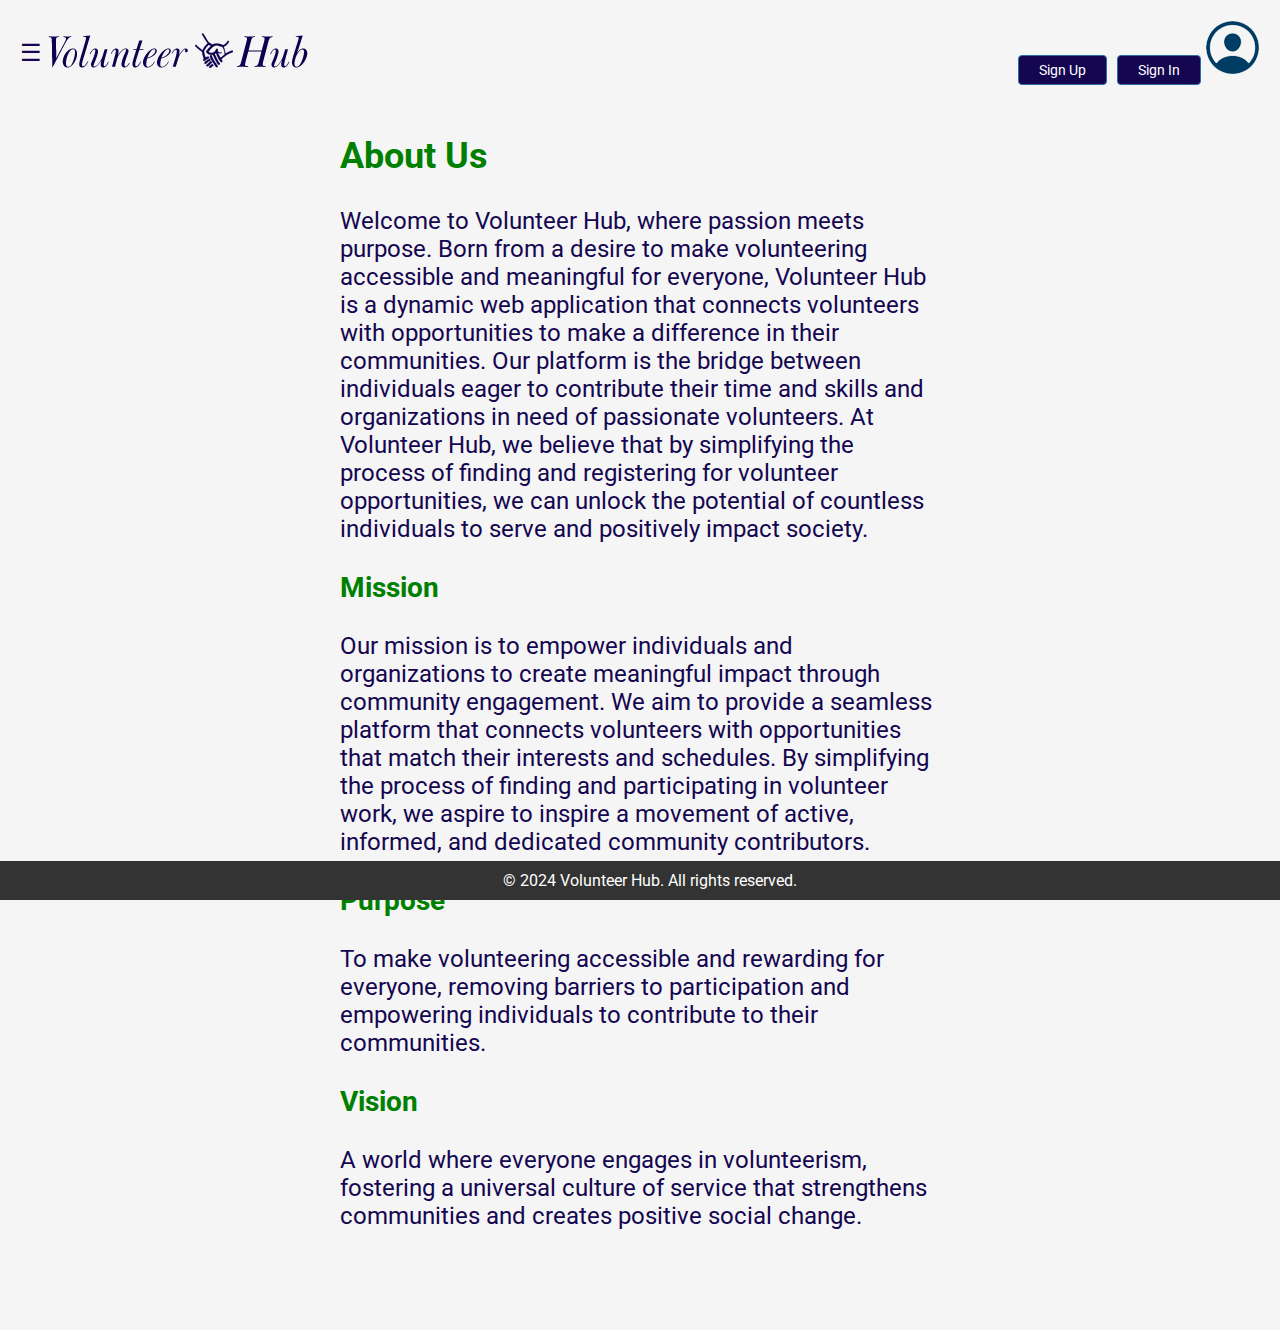
<file: about_us.html>
<!DOCTYPE html>
<html lang="en">

<head>
    <meta charset="UTF-8">
    <meta name="viewport" content="width=device-width, initial-scale=1.0">
    <title>Home | Volunteer Hub</title>
    <link rel="stylesheet" href="https://fonts.googleapis.com/css2?family=Roboto:wght@400;700&display=swap">
    <style>
        body {
            margin: 0;
            padding: 0;
            background: whitesmoke;
            background-size: cover;
            font-family: 'Roboto', Arial, sans-serif;
        }

        .container {
            position: relative;
            width: 100%;
            margin: 0 auto;
            padding: 20px;
            box-sizing: border-box;
            display: flex;
            justify-content: space-between;
            align-items: center;
        }

        .centered-text {
            position: absolute;
            top: 800%;
            left: 50%;
            transform: translate(-50%, -50%);
            text-align: center;
            color: #140650;
            font-size: 40px;
            font-family: 'Roboto', Arial, sans-serif;
        }

        #header {
            display: flex;
            justify-content: space-between;
            align-items: center;
        }

        #logo-dropdown-container {
            display: flex;
            align-items: center;
        }

        #logo img {
            max-width: 100%;
            height: auto;
            margin-right: 10px; /* Add margin to create space between the logo and the dropdown icon */
        }

        #dropdown-icon {
            cursor: pointer;
            font-size: 24px;
            color: #140650;
        }


        #dropdown-content {
            display: none;
            position: absolute;
            background-color: #f9f9f9;
            min-width: 160px;
            box-shadow: 0 8px 16px 0 rgba(0,0,0,0.2);
            z-index: 1;
        }

        #dropdown:hover #dropdown-content {
            display: block;
        }

        #dropdown-content button {
            display: block;
            width: 100%;
            padding: 10px 12px;
            text-align: left;
            border: none;
            background-color: transparent;
            cursor: pointer;
        }

        #dropdown-content button:hover {
            background-color: #ddd;
        }

        #buttons {
            text-align: right;
        }

        #buttons button {
            margin-left: 6px;
            background-color: #140650;
            color: #FFFFFF;
            border: 1px solid #2E6DA4;
            border-radius: 4px;
            padding: 6px 20px;
            font-family: 'Roboto', Arial, sans-serif;
            font-weight: normal;
            font-size: 14px;
            cursor: pointer;
        }

        /* Dropdown Styles */
        .dropdown {
        position: relative;
        display: inline-block;
        }

        .dropdown-content {
        display: none;
        position: absolute;
        background-color: #f9f9f9;
        min-width: 160px;
        box-shadow: 0 8px 16px 0 rgba(0,0,0,0.2);
        z-index: 1;
        right: 0; /* Align dropdown to the right */
        top: 100%; /* Position dropdown below the icon */
        }

        .dropdown-content a {
        color: black;
        padding: 12px 16px;
        text-decoration: none;
        display: block;
        }

        .dropdown-content a:hover {
        background-color: #ddd;
        }

        /* Show the dropdown menu on hover */
        .dropdown:hover .dropdown-content {
        display: block;
        }

        .about-text {
            text-align: left;
            color: #140650;
            font-size: 24px;
            margin-top: 20px;
            max-width: 600px;
            margin-left: auto;
            margin-right: auto;
            margin-bottom: 100px; /* Add margin to the bottom of the text */
        }

        @media (max-width: 768px) {
            #buttons {
                text-align: center;
                margin-top: 10px;
            }

            #buttons button {
                margin: 6px;
            }
        }

        footer {
            text-align: center;
            background-color: #333;
            color: #fff;
            padding: 10px;
            position: fixed;
            bottom: 0;
            width: 100%;
        }
    </style>
</head>

<body>

    <div id="header">
        <div class="container">
            <div id="logo-dropdown-container">
                <div id="dropdown">
                    <span id="dropdown-icon">&#9776;</span>
                    <div id="dropdown-content">
                     <a href="./find_volunteer_opportunities.html"><button>Find Volunteer Opportunities</button></a>
                        <a href="./about_us.html"><button>About Us</button></a>
                        <a href="./faq.html"><button>FAQs</button></a>
                        <a href="./contact_us.html"><button>Contact Us</button></a>
                    </div>
                </div>
                <div id="logo">
                    <a href="index.html">
                        <img src="images/logo.png" alt="The Logo">
                    </a>
                </div>
            </div>
            <div id="buttons">
                <a href="./signup.html"><button>Sign Up</button></a>
                <a href="./signin.html"><button>Sign In</button></a>
                <div class="dropdown">
                    <img src="./images/profile_icon.png" alt="Icon Image" id="dropdownIcon">
                    <div class="dropdown-content" id="dropdownContent">
                        <a href="./dashboard.html">Dashboard</a>
                        <a href="./settings.html">Settings</a>
                        <a href="./logout.html">Logout</a>
                    </div>
                </div>
            </div>
        </div>
    </div>
    
    <div class="about-text">
        <h2 style="color: green;">About Us</h2>
        <p>Welcome to Volunteer Hub, where passion meets purpose. Born from a desire to make volunteering accessible and meaningful for everyone, Volunteer Hub is a dynamic web application that connects volunteers with opportunities to make a difference in their communities. Our platform is the bridge between individuals eager to contribute their time and skills and organizations in need of passionate volunteers. At Volunteer Hub, we believe that by simplifying the process of finding and registering for volunteer opportunities, we can unlock the potential of countless individuals to serve and positively impact society.</p>
        <h3 style="color: green;">Mission</h3>
        <p>Our mission is to empower individuals and organizations to create meaningful impact through community engagement. We aim to provide a seamless platform that connects volunteers with opportunities that match their interests and schedules. By simplifying the process of finding and participating in volunteer work, we aspire to inspire a movement of active, informed, and dedicated community contributors.</p>
        <h3 style="color: green;">Purpose</h3>
        <p>To make volunteering accessible and rewarding for everyone, removing barriers to participation and empowering individuals to contribute to their communities.</p>
        <h3 style="color: green;">Vision</h3>
        <p>A world where everyone engages in volunteerism, fostering a universal culture of service that strengthens communities and creates positive social change.</p>
    </div>
    

    <footer>
        &copy; 2024 Volunteer Hub. All rights reserved.
    </footer>

</body>

</html>
</file>
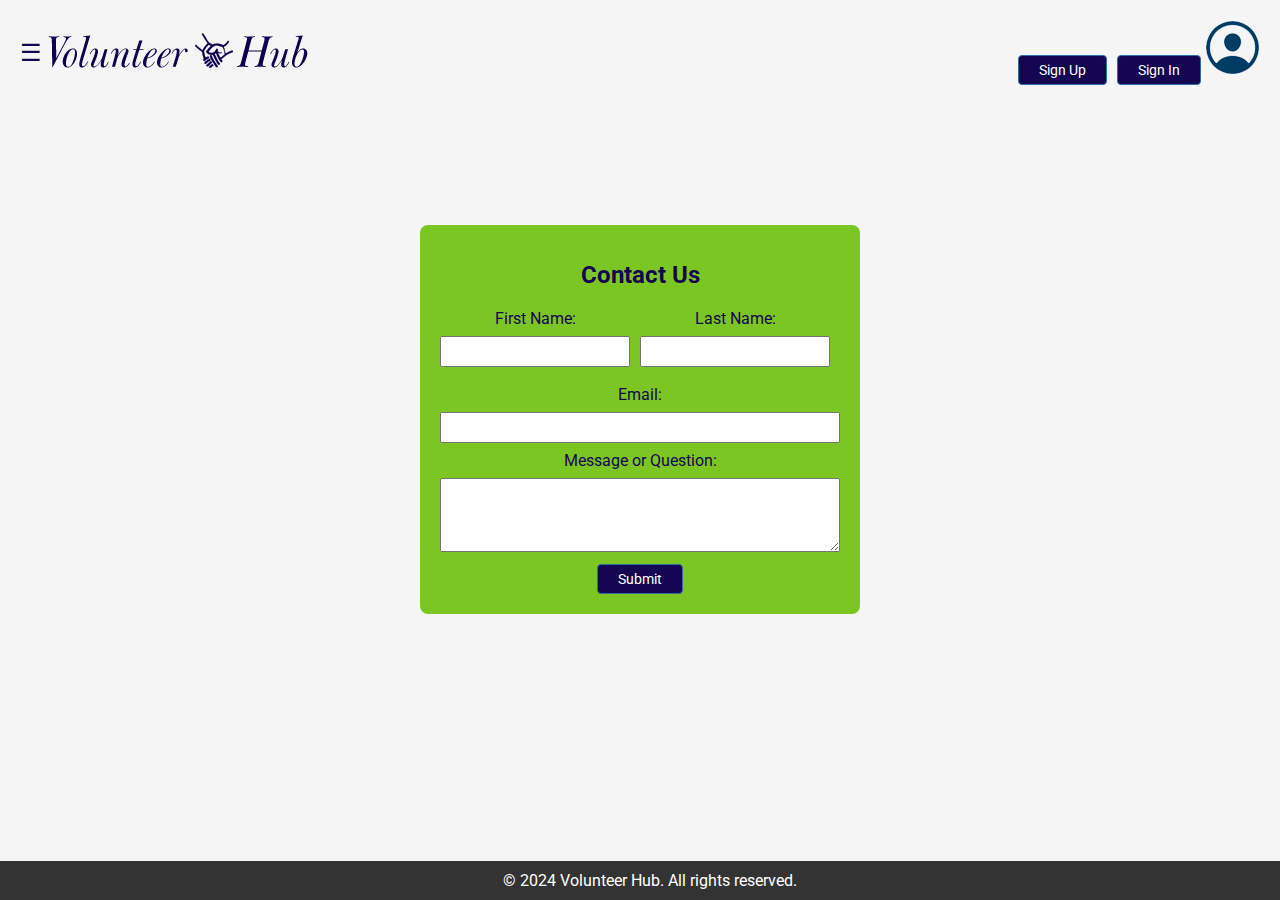
<file: contact_us.html>
<!DOCTYPE html>
<html lang="en">

<head>
    <meta charset="UTF-8">
    <meta name="viewport" content="width=device-width, initial-scale=1.0">
    <title>Home | Volunteer Hub</title>
    <link rel="stylesheet" href="https://fonts.googleapis.com/css2?family=Roboto:wght@400;700&display=swap">
    <style>
        body {
            margin: 0;
            padding: 0;
            background: whitesmoke;
            background-size: cover;
            font-family: 'Roboto', Arial, sans-serif;
        }

        .container {
            position: relative;
            width: 100%;
            margin: 0 auto;
            padding: 20px;
            box-sizing: border-box;
            display: flex;
            justify-content: space-between;
            align-items: center;
        }

        /* Dropdown Styles */
        .dropdown {
        position: relative;
        display: inline-block;
        }

        .dropdown-content {
        display: none;
        position: absolute;
        background-color: #f9f9f9;
        min-width: 160px;
        box-shadow: 0 8px 16px 0 rgba(0,0,0,0.2);
        z-index: 1;
        right: 0; /* Align dropdown to the right */
        top: 100%; /* Position dropdown below the icon */
        }

        .dropdown-content a {
        color: black;
        padding: 12px 16px;
        text-decoration: none;
        display: block;
        }

        .dropdown-content a:hover {
        background-color: #ddd;
        }

        /* Show the dropdown menu on hover */
        .dropdown:hover .dropdown-content {
        display: block;
        }

        .centered-text {
            position: absolute;
            top: 800%;
            left: 50%;
            transform: translate(-50%, -50%);
            text-align: center;
            color: #140650;
            font-size: 40px;
            font-family: 'Roboto', Arial, sans-serif;
        }

        .name-container {
            display: flex;
            justify-content: space-between;
            margin-bottom: 10px;
        }

        .input-wrapper {
            flex: 1;
            margin-right: 10px;
        }

        .input-wrapper label {
            display: block;
        }

        .input-wrapper input {
            width: 100%;
        }

        #header {
            display: flex;
            justify-content: space-between;
            align-items: center;
        }

        #logo-dropdown-container {
            display: flex;
            align-items: center;
        }

        #logo img {
            max-width: 100%;
            height: auto;
            margin-right: 10px; /* Add margin to create space between the logo and the dropdown icon */
        }

        #dropdown-icon {
            cursor: pointer;
            font-size: 24px;
            color: #140650;
        }


        #dropdown-content {
            display: none;
            position: absolute;
            background-color: #f9f9f9;
            min-width: 160px;
            box-shadow: 0 8px 16px 0 rgba(0,0,0,0.2);
            z-index: 1;
        }

        #dropdown:hover #dropdown-content {
            display: block;
        }

        #dropdown-content button {
            display: block;
            width: 100%;
            padding: 10px 12px;
            text-align: left;
            border: none;
            background-color: transparent;
            cursor: pointer;
        }

        #dropdown-content button:hover {
            background-color: #ddd;
        }

        #buttons {
            text-align: right;
        }

        #buttons button {
            margin-left: 6px;
            background-color: #140650;
            color: #FFFFFF;
            border: 1px solid #2E6DA4;
            border-radius: 4px;
            padding: 6px 20px;
            font-family: 'Roboto', Arial, sans-serif;
            font-weight: normal;
            font-size: 14px;
            cursor: pointer;
        }

        .signup-heading {
            text-align: center;
            color: #140650;
            font-size: 24px;
            margin-bottom: 20px; /* Add margin below the heading */
        }

        form {
            text-align: center;
            /*background: rgba(255, 255, 255, 0.2);*/
            background: #7CC623;
            padding: 20px;
            border-radius: 8px;
            max-width: 400px; /* Increase the max-width to allow more space for the form */
            margin: 100px auto 0; /* Add margin to the top to push the form down */
        }

        form label {
            display: block;
            color: #140650;
            margin-bottom: 8px;
        }

        form input {
            width: 100%;
            padding: 6px;
            margin-bottom: 8px;
            box-sizing: border-box;
        }

        form textarea {
            width: 100%; /* Make the textarea width 100% */
            padding: 6px; /* Adjust padding as needed */
            margin-bottom: 8px;
            box-sizing: border-box;
        }

        form button {
            background-color: #140650;
            color: #FFFFFF;
            border: 1px solid #2E6DA4;
            border-radius: 4px;
            padding: 6px 20px;
            font-family: 'Roboto', Arial, sans-serif;
            font-weight: normal;
            font-size: 14px;
            cursor: pointer;
        }

        @media (max-width: 768px) {
            #buttons {
                text-align: center;
                margin-top: 10px;
            }

            #buttons button {
                margin: 6px;
            }
        }

        footer {
            text-align: center;
            background-color: #333;
            color: #fff;
            padding: 10px;
            position: fixed;
            bottom: 0;
            width: 100%;
        }
    </style>
</head>

<body>

    <div id="header">
        <div class="container">
            <div id="logo-dropdown-container">
                <div id="dropdown">
                    <span id="dropdown-icon">&#9776;</span>
                    <div id="dropdown-content">
                    <a href="./find_volunteer_opportunities.html"><button>Find Volunteer Opportunities</button></a>
                        <a href="./about_us.html"><button>About Us</button></a>
                        <a href="./faq.html"><button>FAQs</button></a>
                        <a href="./contact_us.html"><button>Contact Us</button></a>
                    </div>
                </div>
                <div id="logo">
                    <a href="index.html">
                        <img src="images/logo.png" alt="The Logo">
                    </a>
                </div>
            </div>
            <div id="buttons">
                <a href="./signup.html"><button>Sign Up</button></a>
                <a href="./signin.html"><button>Sign In</button></a>
                <div class="dropdown">
                    <img src="./images/profile_icon.png" alt="Icon Image" id="dropdownIcon">
                    <div class="dropdown-content" id="dropdownContent">
                        <a href="./dashboard.html">Dashboard</a>
                        <a href="./settings.html">Settings</a>
                        <a href="./logout.html">Logout</a>
                    </div>
                </div>
            </div>
        </div>
    </div>
    
    

    <div class="container">
        


        <form>
            <h1 class="signup-heading">Contact Us</h1>
        
            <div class="name-container">
                <div class="input-wrapper">
                    <label for="firstname">First Name:</label>
                    <input type="text" id="firstname" name="firstname" required>
                </div>
                <div class="input-wrapper">
                    <label for="lastname">Last Name:</label>
                    <input type="text" id="lastname" name="lastname" required>
                </div>
            </div>

            <label for="email">Email:</label>
            <input type="email" id="email" name="email" required><br>
            
            <label for="message">Message or Question:</label>
            <textarea id="message" name="message" rows="4" required></textarea><br>
        
            <button type="submit">Submit</button>
        
        </form>
        
    </div>

    <footer>
        &copy; 2024 Volunteer Hub. All rights reserved.
    </footer>

</body>

</html>
</file>
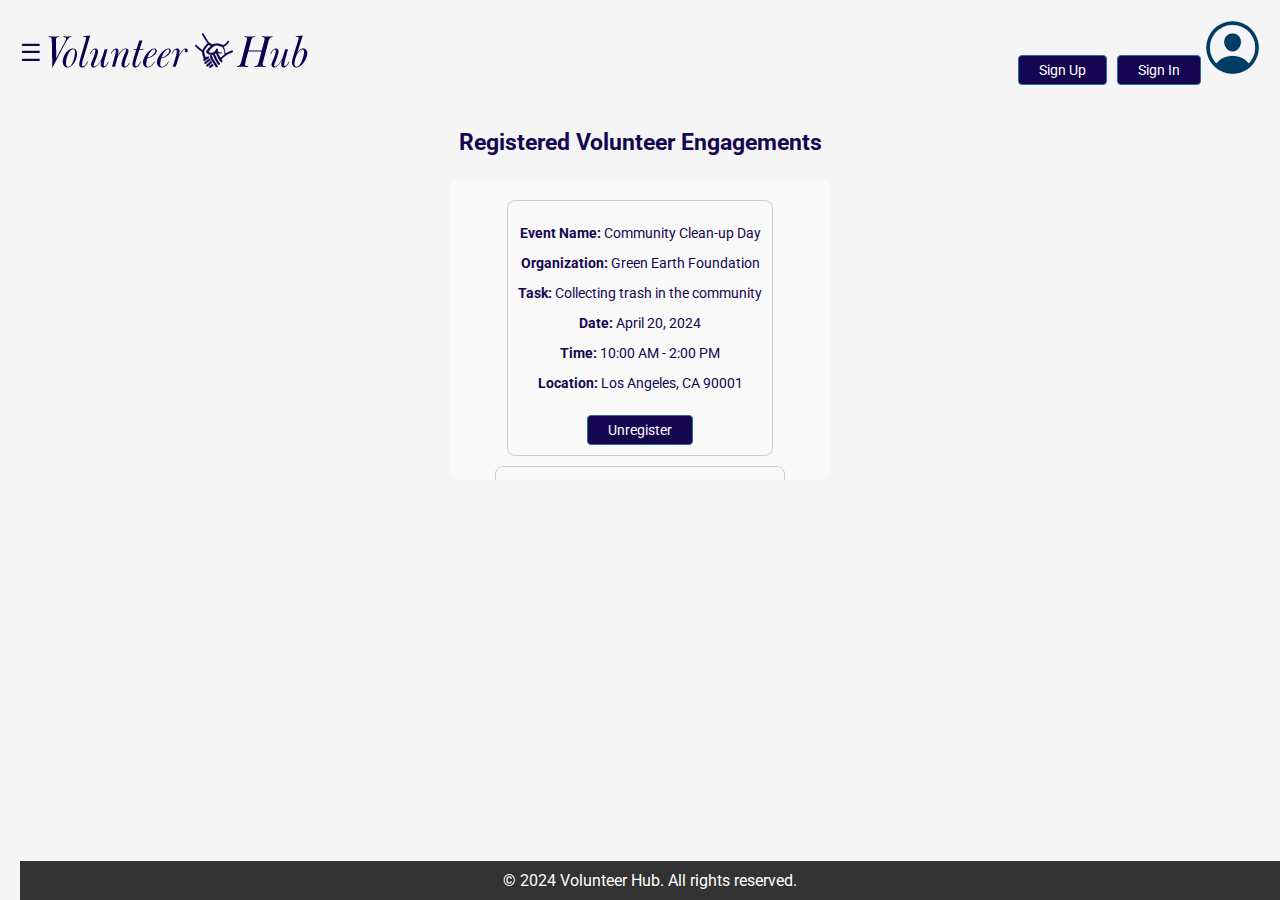
<file: dashboard.html>
<!DOCTYPE html>
<html lang="en">

<head>
    <meta charset="UTF-8">
    <meta name="viewport" content="width=device-width, initial-scale=1.0">
    <title>Home | Volunteer Hub</title>
    <link rel="stylesheet" href="https://fonts.googleapis.com/css2?family=Roboto:wght@400;700&display=swap">
    <style>
        body {
            margin: 20px; /* Add margin from all sides of the page */
            padding: 0;
            background: whitesmoke;
            background-size: cover;
            font-family: 'Roboto', Arial, sans-serif;
        }

        #header {
            display: flex;
            justify-content: space-between;
            align-items: center;
        }

        #logo-dropdown-container {
            display: flex;
            align-items: center;
        }

        #logo img {
            max-width: 100%;
            height: auto;
            margin-right: 10px; /* Add margin to create space between the logo and the dropdown icon */
        }

        #dropdown-icon {
            cursor: pointer;
            font-size: 24px;
            color: #140650;
        }

        #dropdown-content {
            display: none;
            position: absolute;
            background-color: #f9f9f9;
            min-width: 160px;
            box-shadow: 0 8px 16px 0 rgba(0, 0, 0, 0.2);
            z-index: 1;
        }

        #dropdown:hover #dropdown-content {
            display: block;
        }

        #dropdown-content button {
            display: block;
            width: 100%;
            padding: 10px 12px;
            text-align: left;
            border: none;
            background-color: transparent;
            cursor: pointer;
        }

        #dropdown-content button:hover {
            background-color: #ddd;
        }

        #buttons {
            text-align: right;
        }

        #buttons button {
            margin-left: 6px;
            background-color: #140650;
            color: #FFFFFF;
            border: 1px solid #2E6DA4;
            border-radius: 4px;
            padding: 6px 20px;
            font-family: 'Roboto', Arial, sans-serif;
            font-weight: normal;
            font-size: 14px;
            cursor: pointer;
        }

        .container {
            position: relative;
            width: 100%;
            margin: 0 auto;
            padding: 20px;
            box-sizing: border-box;
            display: flex;
            justify-content: center;
            align-items: center;
            flex-direction: column;
        }

        .centered-text {
            text-align: center;
            color: #140650;
            font-size: 20px;
            font-family: 'Roboto', Arial, sans-serif;
            margin-bottom: 20px;
        }

        .green-area {
            background-color: #7CC623;
            padding: 12px;
            border-radius: 8px;
            margin-bottom: 20px;
            width: 100%; /* Adjust width */
            max-width: 800px; /* Limit maximum width */
        }

        .results-area {
            width: 90%; /* Adjust width */
            max-width: 800px; /* Limit maximum width */
            max-height: 300px; /* Adjust the height as needed */
            overflow-y: auto; /* Enable vertical scrollbar */
            background-color: #f9f9f9;
            padding: 20px;
            border-radius: 8px;
            box-sizing: border-box;
            margin-bottom: 30px;
            display: flex; /* Use flexbox */
            flex-direction: column; /* Stack items vertically */
            align-items: center; /* Center items horizontally */
            margin: 0 auto; /* Center horizontally */
        }


        .opportunity {
            margin-bottom: 10px;
            padding: 10px;
            border: 1px solid #ccc;
            border-radius: 8px;
            font-size: 14px;
        }

        /* Dropdown Styles */
        .dropdown {
        position: relative;
        display: inline-block;
        }

        .dropdown-content {
        display: none;
        position: absolute;
        background-color: #f9f9f9;
        min-width: 160px;
        box-shadow: 0 8px 16px 0 rgba(0,0,0,0.2);
        z-index: 1;
        right: 0; /* Align dropdown to the right */
        top: 100%; /* Position dropdown below the icon */
        }

        .dropdown-content a {
        color: black;
        padding: 12px 16px;
        text-decoration: none;
        display: block;
        }

        .dropdown-content a:hover {
        background-color: #ddd;
        }

        /* Show the dropdown menu on hover */
        .dropdown:hover .dropdown-content {
        display: block;
        }

        .search-container {
            text-align: center;
            margin-bottom: 20px;
            display: flex;
            flex-wrap: wrap;
            justify-content: center;
        }

        .search-container input,
        .search-container select {
            margin: 5px;
            padding: 8px; /* Increase padding for more vertical space */
            width: calc(50% - 10px); /* Adjust width */
            box-sizing: border-box;
        }

        .search-button {
            background-color: #140650;
            color: #FFFFFF;
            border: 1px solid #2E6DA4;
            border-radius: 4px;
            padding: 6px 20px;
            margin-top: 10px;
            font-family: 'Roboto', Arial, sans-serif;
            font-weight: normal;
            font-size: 14px;
            cursor: pointer;
        }

        footer {
            text-align: center;
            background-color: #333;
            color: #fff;
            padding: 10px;
            position: fixed;
            bottom: 0;
            width: calc(100% - 40px); /* Adjust width to account for the margins */
        }
    </style>
</head>

<body>

    <div id="header">
        <div id="logo-dropdown-container">
            <div id="dropdown">
                <span id="dropdown-icon">&#9776;</span>
                <div id="dropdown-content">
                    <a href="./find_volunteer_opportunities.html"><button>Find Volunteer Opportunities</button></a>
                    <a href="./about_us.html"><button>About Us</button></a>
                    <a href="./faq.html"><button>FAQs</button></a>
                    <a href="./contact_us.html"><button>Contact Us</button></a>
                </div>
            </div>
            <div id="logo">
                <a href="index.html">
                    <img src="images/logo.png" alt="The Logo">
                </a>
            </div>
        </div>
        <div id="buttons">
            <a href="./signup.html"><button>Sign Up</button></a>
            <a href="./signin.html"><button>Sign In</button></a>
            <div class="dropdown">
                <img src="./images/profile_icon.png" alt="Icon Image" id="dropdownIcon">
                <div class="dropdown-content" id="dropdownContent">
                    <a href="./dashboard.html">Dashboard</a>
                    <a href="./Account_Settings.html">Account Settings</a>
                    <a href="./logout.html">Logout</a>
                </div>
            </div>
        </div>
        
    </div>

    <div class="container">
        <div class="centered-text">

            <h3>Registered Volunteer Engagements</h3>

            <div class="results-area">
                <div class="opportunity">
                    <p><strong>Event Name:</strong> Community Clean-up Day</p>
                    <p><strong>Organization:</strong> Green Earth Foundation</p>
                    <p><strong>Task:</strong> Collecting trash in the community</p>
                    <p><strong>Date:</strong> April 20, 2024</p>
                    <p><strong>Time:</strong> 10:00 AM - 2:00 PM</p>
                    <p><strong>Location:</strong> Los Angeles, CA 90001</p>
                    <button type="button" class="search-button">Unregister</button>
                </div>
                <div class="opportunity">
                    <p><strong>Event Name:</strong> Food Drive for the Homeless</p>
                    <p><strong>Organization:</strong> Helping Hands Charity</p>
                    <p><strong>Task:</strong> Collecting and distributing food items</p>
                    <p><strong>Date:</strong> May 1, 2024</p>
                    <p><strong>Time:</strong> 11:00 AM - 3:00 PM</p>
                    <p><strong>Location:</strong> Chicago, IL 60601</p>
                    <button type="button" class="search-button">Unregister</button>
                </div>
                <div class="opportunity">
                    <p><strong>Event Name:</strong> Tutoring Session for Underprivileged Children</p>
                    <p><strong>Organization:</strong> Education for All</p>
                    <p><strong>Task:</strong> Providing academic support to children</p>
                    <p><strong>Date:</strong> May 10, 2024</p>
                    <p><strong>Time:</strong> 3:00 PM - 5:00 PM</p>
                    <p><strong>Location:</strong> Houston, TX 77001</p>
                    <button type="button" class="search-button">Unregister</button>
                </div>
            </div>            

        </div>
    </div>

    <footer>
        &copy; 2024 Volunteer Hub. All rights reserved.
    </footer>

</body>

</html>
</file>
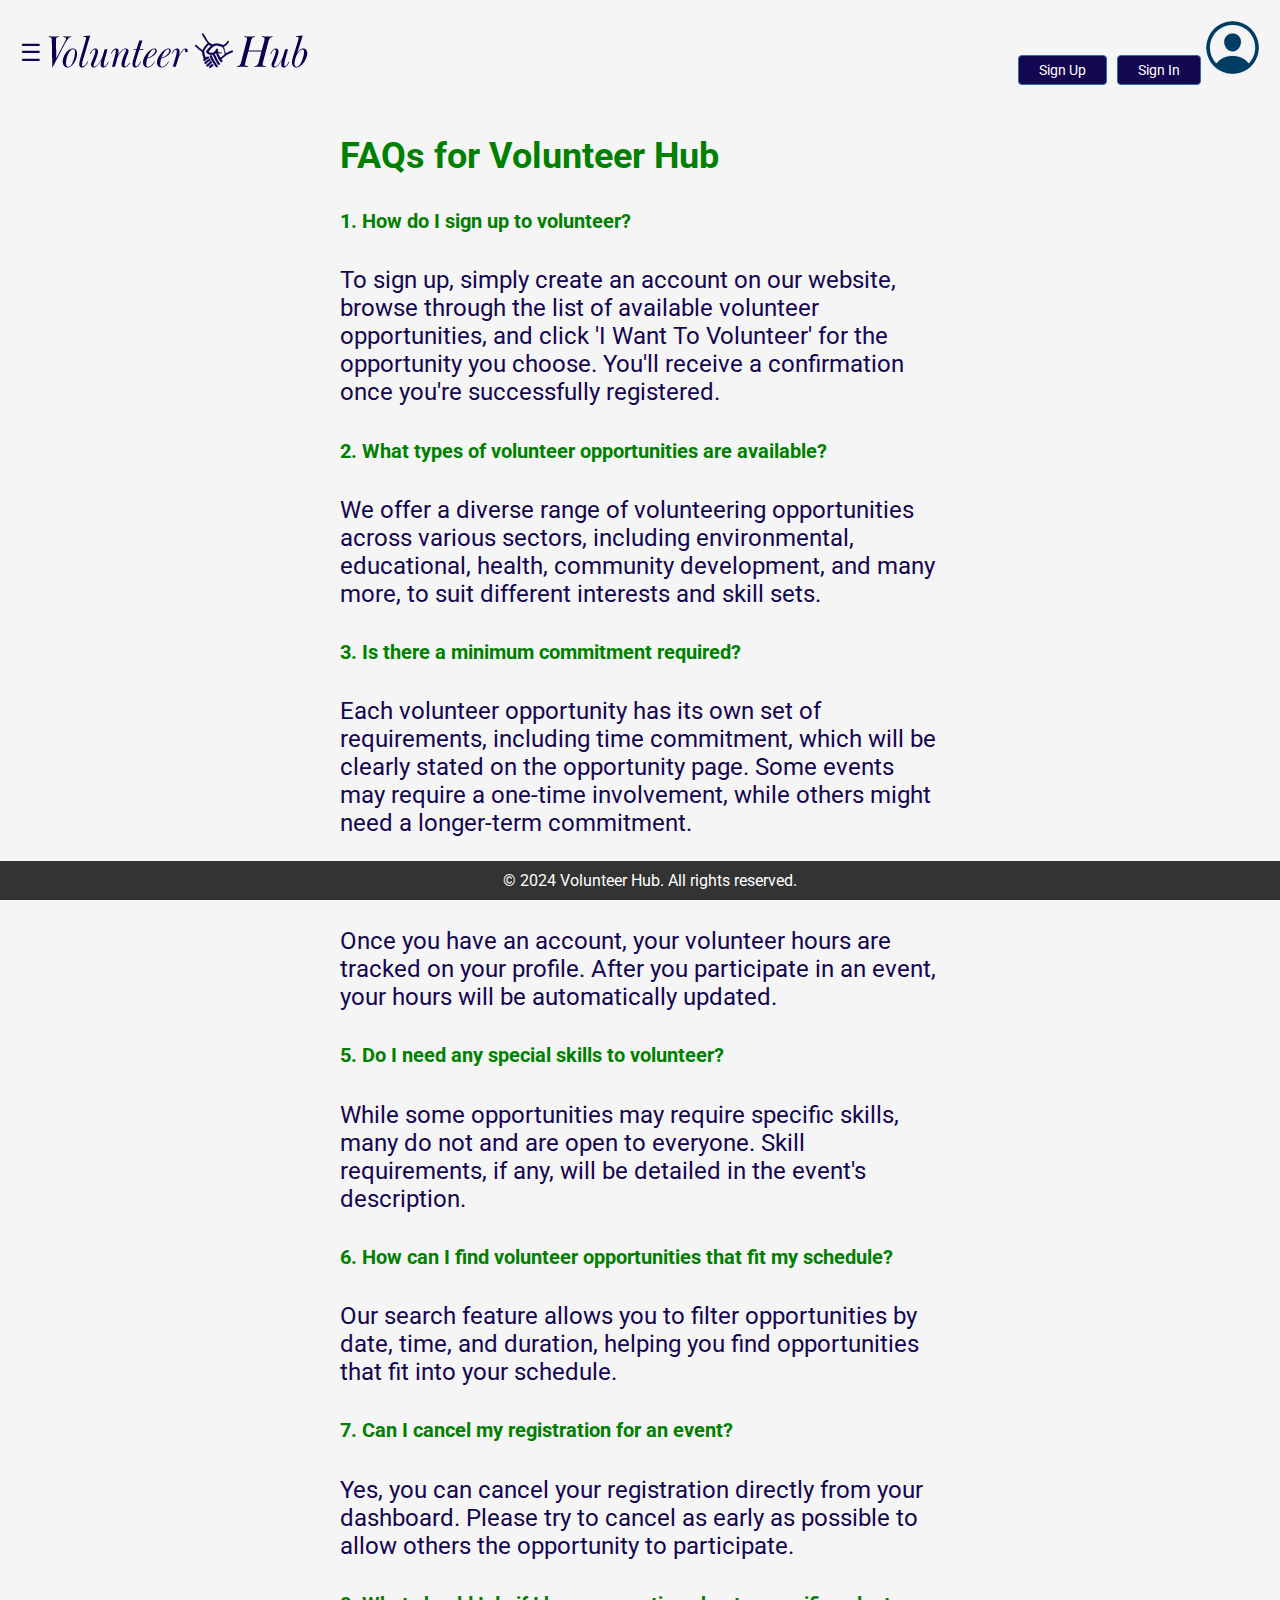
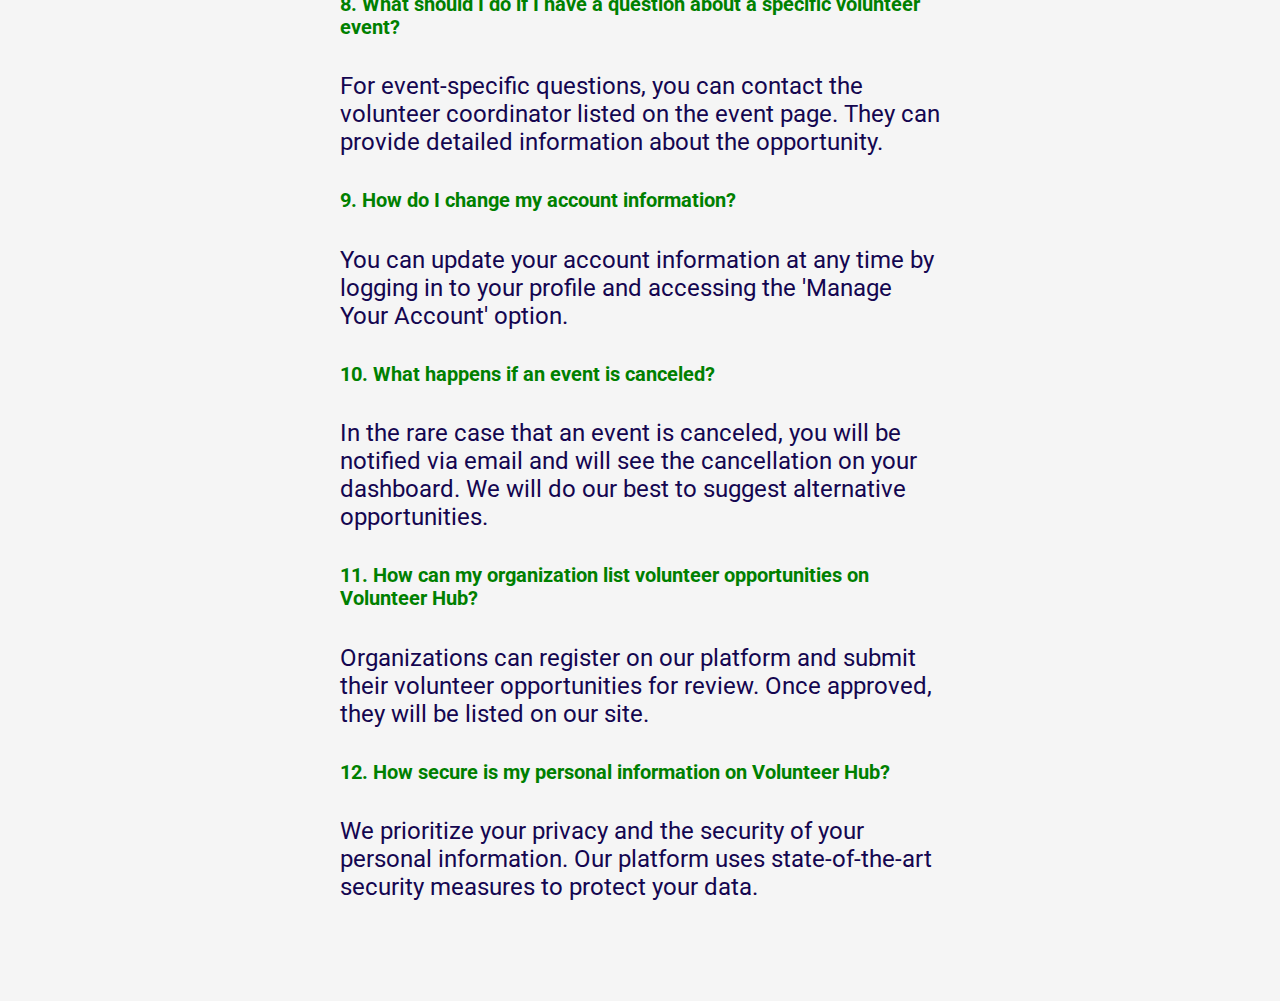
<file: faq.html>
<!DOCTYPE html>
<html lang="en">

<head>
    <meta charset="UTF-8">
    <meta name="viewport" content="width=device-width, initial-scale=1.0">
    <title>Home | Volunteer Hub</title>
    <link rel="stylesheet" href="https://fonts.googleapis.com/css2?family=Roboto:wght@400;700&display=swap">
    <style>
        body {
            margin: 0;
            padding: 0;
            background: whitesmoke;
            background-size: cover;
            font-family: 'Roboto', Arial, sans-serif;
        }

        .container {
            position: relative;
            width: 100%;
            margin: 0 auto;
            padding: 20px;
            box-sizing: border-box;
            display: flex;
            justify-content: space-between;
            align-items: center;
        }

        /* Dropdown Styles */
        .dropdown {
        position: relative;
        display: inline-block;
        }

        .dropdown-content {
        display: none;
        position: absolute;
        background-color: #f9f9f9;
        min-width: 160px;
        box-shadow: 0 8px 16px 0 rgba(0,0,0,0.2);
        z-index: 1;
        right: 0; /* Align dropdown to the right */
        top: 100%; /* Position dropdown below the icon */
        }

        .dropdown-content a {
        color: black;
        padding: 12px 16px;
        text-decoration: none;
        display: block;
        }

        .dropdown-content a:hover {
        background-color: #ddd;
        }

        /* Show the dropdown menu on hover */
        .dropdown:hover .dropdown-content {
        display: block;
        }

        .centered-text {
            position: absolute;
            top: 800%;
            left: 50%;
            transform: translate(-50%, -50%);
            text-align: center;
            color: #140650;
            font-size: 40px;
            font-family: 'Roboto', Arial, sans-serif;
        }

        #header {
            display: flex;
            justify-content: space-between;
            align-items: center;
        }

        #logo-dropdown-container {
            display: flex;
            align-items: center;
        }

        #logo img {
            max-width: 100%;
            height: auto;
            margin-right: 10px; /* Add margin to create space between the logo and the dropdown icon */
        }

        #dropdown-icon {
            cursor: pointer;
            font-size: 24px;
            color: #140650;
        }

        #dropdown-content {
            display: none;
            position: absolute;
            background-color: #f9f9f9;
            min-width: 160px;
            box-shadow: 0 8px 16px 0 rgba(0,0,0,0.2);
            z-index: 1;
        }

        #dropdown:hover #dropdown-content {
            display: block;
        }

        #dropdown-content button {
            display: block;
            width: 100%;
            padding: 10px 12px;
            text-align: left;
            border: none;
            background-color: transparent;
            cursor: pointer;
        }

        #dropdown-content button:hover {
            background-color: #ddd;
        }

        #buttons {
            text-align: right;
        }

        #buttons button {
            margin-left: 6px;
            background-color: #140650;
            color: #FFFFFF;
            border: 1px solid #2E6DA4;
            border-radius: 4px;
            padding: 6px 20px;
            font-family: 'Roboto', Arial, sans-serif;
            font-weight: normal;
            font-size: 14px;
            cursor: pointer;
        }

        .faq-text {
            text-align: left;
            color: #140650;
            font-size: 24px;
            margin-top: 20px;
            max-width: 600px;
            margin-left: auto;
            margin-right: auto;
            margin-bottom: 100px; /* Add margin to the bottom of the text */
        }

        @media (max-width: 768px) {
            #buttons {
                text-align: center;
                margin-top: 10px;
            }

            #buttons button {
                margin: 6px;
            }
        }

        footer {
            text-align: center;
            background-color: #333;
            color: #fff;
            padding: 10px;
            position: fixed;
            bottom: 0;
            width: 100%;
        }
    </style>
</head>

<body>

    <div id="header">
        <div class="container">
            <div id="logo-dropdown-container">
                <div id="dropdown">
                    <span id="dropdown-icon">&#9776;</span>
                    <div id="dropdown-content">
                    <a href="./find_volunteer_opportunities.html"><button>Find Volunteer Opportunities</button></a>
                        <a href="./about_us.html"><button>About Us</button></a>
                        <a href="./faq.html"><button>FAQs</button></a>
                        <a href="./contact_us.html"><button>Contact Us</button></a>
                    </div>
                </div>
                <div id="logo">
                    <a href="index.html">
                        <img src="images/logo.png" alt="The Logo">
                    </a>
                </div>
            </div>
            <div id="buttons">
                <a href="./signup.html"><button>Sign Up</button></a>
                <a href="./signin.html"><button>Sign In</button></a>
                <div class="dropdown">
                    <img src="./images/profile_icon.png" alt="Icon Image" id="dropdownIcon">
                    <div class="dropdown-content" id="dropdownContent">
                        <a href="./dashboard.html">Dashboard</a>
                        <a href="./settings.html">Settings</a>
                        <a href="./logout.html">Logout</a>
                    </div>
                </div>
            </div>
        </div>
    </div>
    
    <div class="faq-text">
        <h2 style="color: green;">FAQs for Volunteer Hub</h2>
        <h5 style="color: green;">1. How do I sign up to volunteer?</h5>
        <p>To sign up, simply create an account on our website, browse through the list of available
            volunteer opportunities, and click 'I Want To Volunteer' for the opportunity you choose.
            You'll receive a confirmation once you're successfully registered.</p>
        <h5 style="color: green;">2. What types of volunteer opportunities are available?</h5>
        <p>We offer a diverse range of volunteering opportunities across various sectors, including
            environmental, educational, health, community development, and many more, to suit
            different interests and skill sets.</p>
        <h5 style="color: green;">3. Is there a minimum commitment required?</h5>
        <p>Each volunteer opportunity has its own set of requirements, including time commitment,
            which will be clearly stated on the opportunity page. Some events may require a one-time
            involvement, while others might need a longer-term commitment.</p>
        <h5 style="color: green;">4. How can I track my volunteer hours?</h5>
        <p>Once you have an account, your volunteer hours are tracked on your profile. After you
        participate in an event, your hours will be automatically updated.</p>
        <h5 style="color: green;">5. Do I need any special skills to volunteer?</h5>
        <p>While some opportunities may require specific skills, many do not and are open to
            everyone. Skill requirements, if any, will be detailed in the event's description.</p>
        <h5 style="color: green;">6. How can I find volunteer opportunities that fit my schedule?</h5>
        <p>Our search feature allows you to filter opportunities by date, time, and duration, helping you
            find opportunities that fit into your schedule.</p>
        <h5 style="color: green;">7. Can I cancel my registration for an event?</h5>
        <p>Yes, you can cancel your registration directly from your dashboard. Please try to cancel as
            early as possible to allow others the opportunity to participate.</p>
        <h5 style="color: green;">8. What should I do if I have a question about a specific volunteer event?</h5>
        <p>For event-specific questions, you can contact the volunteer coordinator listed on the event
            page. They can provide detailed information about the opportunity.</p>
        <h5 style="color: green;">9. How do I change my account information?</h5>
        <p>You can update your account information at any time by logging in to your profile and
            accessing the 'Manage Your Account' option.</p>
        <h5 style="color: green;">10. What happens if an event is canceled?</h5>
        <p>In the rare case that an event is canceled, you will be notified via email and will see the
            cancellation on your dashboard. We will do our best to suggest alternative opportunities.</p>
        <h5 style="color: green;">11. How can my organization list volunteer opportunities on Volunteer Hub?</h5>
        <p>Organizations can register on our platform and submit their volunteer opportunities for
            review. Once approved, they will be listed on our site.</p>
        <h5 style="color: green;">12. How secure is my personal information on Volunteer Hub?</h5>
        <p>We prioritize your privacy and the security of your personal information. Our platform uses
            state-of-the-art security measures to protect your data.</p>
    </div>
    

    <footer>
        &copy; 2024 Volunteer Hub. All rights reserved.
    </footer>

</body>

</html>
</file>
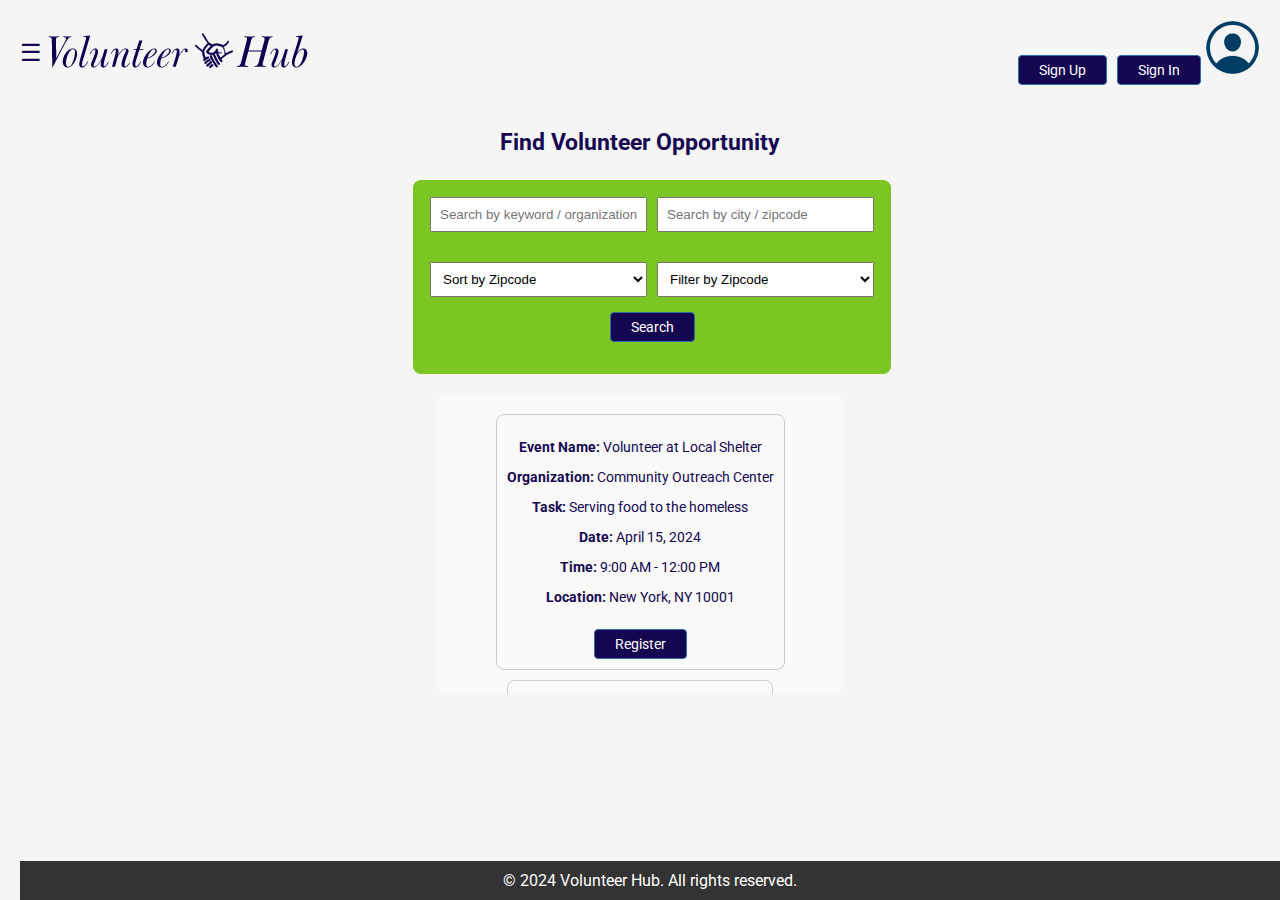
<file: find_volunteer_opportunities.html>
<!DOCTYPE html>
<html lang="en">

<head>
    <meta charset="UTF-8">
    <meta name="viewport" content="width=device-width, initial-scale=1.0">
    <title>Home | Volunteer Hub</title>
    <link rel="stylesheet" href="https://fonts.googleapis.com/css2?family=Roboto:wght@400;700&display=swap">
    <style>
        body {
            margin: 20px; /* Add margin from all sides of the page */
            padding: 0;
            background: whitesmoke;
            background-size: cover;
            font-family: 'Roboto', Arial, sans-serif;
        }

        #header {
            display: flex;
            justify-content: space-between;
            align-items: center;
        }

        #logo-dropdown-container {
            display: flex;
            align-items: center;
        }

        #logo img {
            max-width: 100%;
            height: auto;
            margin-right: 10px; /* Add margin to create space between the logo and the dropdown icon */
        }

        #dropdown-icon {
            cursor: pointer;
            font-size: 24px;
            color: #140650;
        }

        #dropdown-content {
            display: none;
            position: absolute;
            background-color: #f9f9f9;
            min-width: 160px;
            box-shadow: 0 8px 16px 0 rgba(0, 0, 0, 0.2);
            z-index: 1;
        }

        #dropdown:hover #dropdown-content {
            display: block;
        }

        #dropdown-content button {
            display: block;
            width: 100%;
            padding: 10px 12px;
            text-align: left;
            border: none;
            background-color: transparent;
            cursor: pointer;
        }

        #dropdown-content button:hover {
            background-color: #ddd;
        }

        #buttons {
            text-align: right;
        }

        #buttons button {
            margin-left: 6px;
            background-color: #140650;
            color: #FFFFFF;
            border: 1px solid #2E6DA4;
            border-radius: 4px;
            padding: 6px 20px;
            font-family: 'Roboto', Arial, sans-serif;
            font-weight: normal;
            font-size: 14px;
            cursor: pointer;
        }

        .container {
            position: relative;
            width: 100%;
            margin: 0 auto;
            padding: 20px;
            box-sizing: border-box;
            display: flex;
            justify-content: center;
            align-items: center;
            flex-direction: column;
        }

        .centered-text {
            text-align: center;
            color: #140650;
            font-size: 20px;
            font-family: 'Roboto', Arial, sans-serif;
            margin-bottom: 20px;
        }

        .green-area {
            background-color: #7CC623;
            padding: 12px;
            border-radius: 8px;
            margin-bottom: 20px;
            width: 100%; /* Adjust width */
            max-width: 800px; /* Limit maximum width */
        }

        .results-area {
            width: 90%; /* Adjust width */
            max-width: 800px; /* Limit maximum width */
            max-height: 300px; /* Adjust the height as needed */
            overflow-y: auto; /* Enable vertical scrollbar */
            background-color: #f9f9f9;
            padding: 20px;
            border-radius: 8px;
            box-sizing: border-box;
            margin-bottom: 30px;
            display: flex; /* Use flexbox */
            flex-direction: column; /* Stack items vertically */
            align-items: center; /* Center items horizontally */
            margin: 0 auto; /* Center horizontally */
        }

        .opportunity {
            margin-bottom: 10px;
            padding: 10px;
            border: 1px solid #ccc;
            border-radius: 8px;
            font-size: 14px;
        }

        /* Dropdown Styles */
        .dropdown {
        position: relative;
        display: inline-block;
        }

        .dropdown-content {
        display: none;
        position: absolute;
        background-color: #f9f9f9;
        min-width: 160px;
        box-shadow: 0 8px 16px 0 rgba(0,0,0,0.2);
        z-index: 1;
        right: 0; /* Align dropdown to the right */
        top: 100%; /* Position dropdown below the icon */
        }

        .dropdown-content a {
        color: black;
        padding: 12px 16px;
        text-decoration: none;
        display: block;
        }

        .dropdown-content a:hover {
        background-color: #ddd;
        }

        /* Show the dropdown menu on hover */
        .dropdown:hover .dropdown-content {
        display: block;
        }

        .search-container {
            text-align: center;
            margin-bottom: 20px;
            display: flex;
            flex-wrap: wrap;
            justify-content: center;
        }

        .search-container input,
        .search-container select {
            margin: 5px;
            padding: 8px; /* Increase padding for more vertical space */
            width: calc(50% - 10px); /* Adjust width */
            box-sizing: border-box;
        }

        .search-button {
            background-color: #140650;
            color: #FFFFFF;
            border: 1px solid #2E6DA4;
            border-radius: 4px;
            padding: 6px 20px;
            margin-top: 10px;
            font-family: 'Roboto', Arial, sans-serif;
            font-weight: normal;
            font-size: 14px;
            cursor: pointer;
        }

        footer {
            text-align: center;
            background-color: #333;
            color: #fff;
            padding: 10px;
            position: fixed;
            bottom: 0;
            width: calc(100% - 40px); /* Adjust width to account for the margins */
        }
    </style>
</head>

<body>

    <div id="header">
        <div id="logo-dropdown-container">
            <div id="dropdown">
                <span id="dropdown-icon">&#9776;</span>
                <div id="dropdown-content">
                    <a href="./find_volunteer_opportunities.html"><button>Find Volunteer Opportunities</button></a>
                    <a href="./about_us.html"><button>About Us</button></a>
                    <a href="./faq.html"><button>FAQs</button></a>
                    <a href="./contact_us.html"><button>Contact Us</button></a>
                </div>
            </div>
            <div id="logo">
                <a href="index.html">
                    <img src="images/logo.png" alt="The Logo">
                </a>
            </div>
        </div>
        <div id="buttons">
            <a href="./signup.html"><button>Sign Up</button></a>
            <a href="./signin.html"><button>Sign In</button></a>
            <div class="dropdown">
                <img src="./images/profile_icon.png" alt="Icon Image" id="dropdownIcon">
                <div class="dropdown-content" id="dropdownContent">
                    <a href="./dashboard.html">Dashboard</a>
                    <a href="./Account_Settings.html">Account Settings</a>
                    <a href="./logout.html">Logout</a>
                </div>
            </div>
        </div>
        
    </div>

    <div class="container">
        <div class="centered-text">
            <h3>Find Volunteer Opportunity</h3>
            <!-- Add the green area around the search containers -->
            <div class="green-area">
                <div class="search-container">
                    <input type="text" id="keyword" name="keyword" placeholder="Search by keyword / organization name">
                    <input type="text" id="city" name="city" placeholder="Search by city / zipcode">
                </div>
                <div class="search-container">
                    <select id="sort-by" name="sort-by">
                        <option value="zipcode">Sort by Zipcode</option>
                        <option value="date">Sort by Date</option>
                        <option value="organization">Sort by Organization</option>
                    </select>
                    <select id="filter-by" name="filter-by">
                        <option value="zipcode">Filter by Zipcode</option>
                        <option value="date">Filter by Date</option>
                        <option value="organization">Filter by Organization</option>
                    </select>
                    <button type="button" class="search-button">Search</button>
                </div>
            </div>
            <!-- Results Area -->
<!-- Results Area -->
<div class="results-area">
    <div class="opportunity">
        <p><strong>Event Name:</strong> Volunteer at Local Shelter</p>
        <p><strong>Organization:</strong> Community Outreach Center</p>
        <p><strong>Task:</strong> Serving food to the homeless</p>
        <p><strong>Date:</strong> April 15, 2024</p>
        <p><strong>Time:</strong> 9:00 AM - 12:00 PM</p>
        <p><strong>Location:</strong> New York, NY 10001</p>
        <button type="button" class="search-button">Register</button>
    </div>
    <div class="opportunity">
        <p><strong>Event Name:</strong> Community Clean-up Day</p>
        <p><strong>Organization:</strong> Green Earth Foundation</p>
        <p><strong>Task:</strong> Collecting trash in the community</p>
        <p><strong>Date:</strong> April 20, 2024</p>
        <p><strong>Time:</strong> 10:00 AM - 2:00 PM</p>
        <p><strong>Location:</strong> Los Angeles, CA 90001</p>
        <button type="button" class="search-button">Register</button>
    </div>
    <div class="opportunity">
        <p><strong>Event Name:</strong> Food Drive for the Homeless</p>
        <p><strong>Organization:</strong> Helping Hands Charity</p>
        <p><strong>Task:</strong> Collecting and distributing food items</p>
        <p><strong>Date:</strong> May 1, 2024</p>
        <p><strong>Time:</strong> 11:00 AM - 3:00 PM</p>
        <p><strong>Location:</strong> Chicago, IL 60601</p>
        <button type="button" class="search-button">Register</button>
    </div>
    <div class="opportunity">
        <p><strong>Event Name:</strong> Tutoring Session for Underprivileged Children</p>
        <p><strong>Organization:</strong> Education for All</p>
        <p><strong>Task:</strong> Providing academic support to children</p>
        <p><strong>Date:</strong> May 10, 2024</p>
        <p><strong>Time:</strong> 3:00 PM - 5:00 PM</p>
        <p><strong>Location:</strong> Houston, TX 77001</p>
        <button type="button" class="search-button">Register</button>
    </div>
    <div class="opportunity">
        <p><strong>Event Name:</strong> Beach Cleanup Project</p>
        <p><strong>Organization:</strong> Ocean Conservation Society</p>
        <p><strong>Task:</strong> Cleaning up litter from the beach</p>
        <p><strong>Date:</strong> May 20, 2024</p>
        <p><strong>Time:</strong> 8:00 AM - 11:00 AM</p>
        <p><strong>Location:</strong> Miami, FL 33101</p>
        <button type="button" class="search-button">Register</button>
    </div>
</div>

       
        </div>
    </div>

    <footer>
        &copy; 2024 Volunteer Hub. All rights reserved.
    </footer>

</body>

</html>
</file>
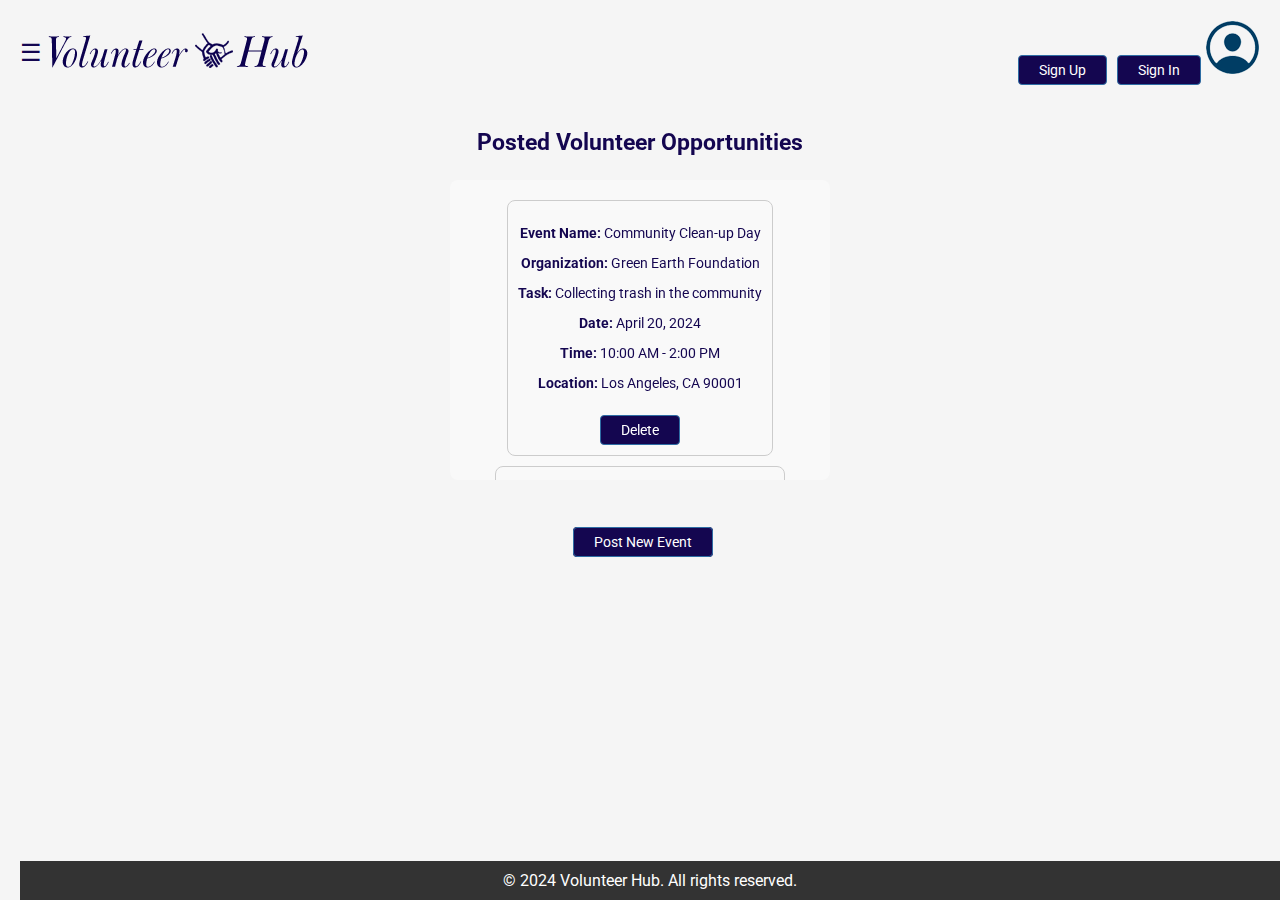
<file: organization_dashboard.html>
<!DOCTYPE html>
<html lang="en">

<head>
    <meta charset="UTF-8">
    <meta name="viewport" content="width=device-width, initial-scale=1.0">
    <title>Home | Volunteer Hub</title>
    <link rel="stylesheet" href="https://fonts.googleapis.com/css2?family=Roboto:wght@400;700&display=swap">
    <style>
        body {
            margin: 20px; /* Add margin from all sides of the page */
            padding: 0;
            background: whitesmoke;
            background-size: cover;
            font-family: 'Roboto', Arial, sans-serif;
        }

        #header {
            display: flex;
            justify-content: space-between;
            align-items: center;
        }

        #logo-dropdown-container {
            display: flex;
            align-items: center;
        }

        #logo img {
            max-width: 100%;
            height: auto;
            margin-right: 10px; /* Add margin to create space between the logo and the dropdown icon */
        }

        #dropdown-icon {
            cursor: pointer;
            font-size: 24px;
            color: #140650;
        }

        #dropdown-content {
            display: none;
            position: absolute;
            background-color: #f9f9f9;
            min-width: 160px;
            box-shadow: 0 8px 16px 0 rgba(0, 0, 0, 0.2);
            z-index: 1;
        }

        #dropdown:hover #dropdown-content {
            display: block;
        }

        #dropdown-content button {
            display: block;
            width: 100%;
            padding: 10px 12px;
            text-align: left;
            border: none;
            background-color: transparent;
            cursor: pointer;
        }

        #dropdown-content button:hover {
            background-color: #ddd;
        }

        #buttons {
            text-align: right;
        }

        #buttons button {
            margin-left: 6px;
            background-color: #140650;
            color: #FFFFFF;
            border: 1px solid #2E6DA4;
            border-radius: 4px;
            padding: 6px 20px;
            font-family: 'Roboto', Arial, sans-serif;
            font-weight: normal;
            font-size: 14px;
            cursor: pointer;
        }

        .container {
            position: relative;
            width: 100%;
            margin: 0 auto;
            padding: 20px;
            box-sizing: border-box;
            display: flex;
            justify-content: center;
            align-items: center;
            flex-direction: column;
        }

        .centered-text {
            text-align: center;
            color: #140650;
            font-size: 20px;
            font-family: 'Roboto', Arial, sans-serif;
            margin-bottom: 20px;
        }

        .green-area {
            background-color: #7CC623;
            padding: 12px;
            border-radius: 8px;
            margin-bottom: 20px;
            width: 100%; /* Adjust width */
            max-width: 800px; /* Limit maximum width */
        }

        .results-area {
            width: 90%; /* Adjust width */
            max-width: 800px; /* Limit maximum width */
            max-height: 300px; /* Adjust the height as needed */
            overflow-y: auto; /* Enable vertical scrollbar */
            background-color: #f9f9f9;
            padding: 20px;
            border-radius: 8px;
            box-sizing: border-box;
            margin-bottom: 30px;
            display: flex; /* Use flexbox */
            flex-direction: column; /* Stack items vertically */
            align-items: center; /* Center items horizontally */
            margin: 0 auto; /* Center horizontally */
        }

        .opportunity {
            margin-bottom: 10px;
            padding: 10px;
            border: 1px solid #ccc;
            border-radius: 8px;
            font-size: 14px;
        }

        /* Dropdown Styles */
        .dropdown {
        position: relative;
        display: inline-block;
        }

        .dropdown-content {
        display: none;
        position: absolute;
        background-color: #f9f9f9;
        min-width: 160px;
        box-shadow: 0 8px 16px 0 rgba(0,0,0,0.2);
        z-index: 1;
        right: 0; /* Align dropdown to the right */
        top: 100%; /* Position dropdown below the icon */
        }

        .dropdown-content a {
        color: black;
        padding: 12px 16px;
        text-decoration: none;
        display: block;
        }

        .dropdown-content a:hover {
        background-color: #ddd;
        }

        /* Show the dropdown menu on hover */
        .dropdown:hover .dropdown-content {
        display: block;
        }

        .search-container {
            text-align: center;
            margin-bottom: 20px;
            display: flex;
            flex-wrap: wrap;
            justify-content: center;
        }

        .search-container input,
        .search-container select {
            margin: 5px;
            padding: 8px; /* Increase padding for more vertical space */
            width: calc(50% - 10px); /* Adjust width */
            box-sizing: border-box;
        }

        /* Add a style for the "Post New Event" button */
        .post-event-button {
            background-color: #140650;
            color: #FFFFFF;
            border: 1px solid #2E6DA4;
            border-radius: 4px;
            padding: 6px 20px;
            font-family: 'Roboto', Arial, sans-serif;
            font-weight: normal;
            font-size: 14px;
            cursor: pointer;
            text-decoration: none; /* Remove underline */
            margin-left: 6px; /* Add margin to align with other buttons */
        }

        /* Style for the button on hover */
        .post-event-button:hover {
            background-color: #2E6DA4;
        }

        .search-button {
            background-color: #140650;
            color: #FFFFFF;
            border: 1px solid #2E6DA4;
            border-radius: 4px;
            padding: 6px 20px;
            margin-top: 10px;
            font-family: 'Roboto', Arial, sans-serif;
            font-weight: normal;
            font-size: 14px;
            cursor: pointer;
        }

        footer {
            text-align: center;
            background-color: #333;
            color: #fff;
            padding: 10px;
            position: fixed;
            bottom: 0;
            width: calc(100% - 40px); /* Adjust width to account for the margins */
        }
    </style>
</head>

<body>

    <div id="header">
        <div id="logo-dropdown-container">
            <div id="dropdown">
                <span id="dropdown-icon">&#9776;</span>
                <div id="dropdown-content">
                    <a href="./find_volunteer_opportunities.html"><button>Find Volunteer Opportunities</button></a>
                    <a href="./about_us.html"><button>About Us</button></a>
                    <a href="./faq.html"><button>FAQs</button></a>
                    <a href="./contact_us.html"><button>Contact Us</button></a>
                </div>
            </div>
            <div id="logo">
                <a href="index.html">
                    <img src="images/logo.png" alt="The Logo">
                </a>
            </div>
        </div>
        <div id="buttons">
            <a href="./signup.html"><button>Sign Up</button></a>
            <a href="./signin.html"><button>Sign In</button></a>
            <div class="dropdown">
                <img src="./images/profile_icon.png" alt="Icon Image" id="dropdownIcon">
                <div class="dropdown-content" id="dropdownContent">
                    <a href="./dashboard.html">Dashboard</a>
                    <a href="./Account_Settings.html">Account Settings</a>
                    <a href="./logout.html">Logout</a>
                </div>
            </div>
        </div>
        
    </div>

    <div class="container">
        <div class="centered-text">

            <h3>Posted Volunteer Opportunities</h3>

            <div class="results-area">
                <div class="opportunity">
                    <p><strong>Event Name:</strong> Community Clean-up Day</p>
                    <p><strong>Organization:</strong> Green Earth Foundation</p>
                    <p><strong>Task:</strong> Collecting trash in the community</p>
                    <p><strong>Date:</strong> April 20, 2024</p>
                    <p><strong>Time:</strong> 10:00 AM - 2:00 PM</p>
                    <p><strong>Location:</strong> Los Angeles, CA 90001</p>
                    <button type="button" class="search-button">Delete</button>
                </div>
                <div class="opportunity">
                    <p><strong>Event Name:</strong> Food Drive for the Homeless</p>
                    <p><strong>Organization:</strong> Helping Hands Charity</p>
                    <p><strong>Task:</strong> Collecting and distributing food items</p>
                    <p><strong>Date:</strong> May 1, 2024</p>
                    <p><strong>Time:</strong> 11:00 AM - 3:00 PM</p>
                    <p><strong>Location:</strong> Chicago, IL 60601</p>
                    <button type="button" class="search-button">Delete</button>
                </div>
                <div class="opportunity">
                    <p><strong>Event Name:</strong> Tutoring Session for Underprivileged Children</p>
                    <p><strong>Organization:</strong> Education for All</p>
                    <p><strong>Task:</strong> Providing academic support to children</p>
                    <p><strong>Date:</strong> May 10, 2024</p>
                    <p><strong>Time:</strong> 3:00 PM - 5:00 PM</p>
                    <p><strong>Location:</strong> Houston, TX 77001</p>
                    <button type="button" class="search-button">Delete</button>
                </div>
            </div>    
            <br>
            <br>
            <!-- Add the "Post New Event" button -->
            <a href="post_event.html" class="post-event-button">Post New Event</a>

        </div>
    </div>

    <footer>
        &copy; 2024 Volunteer Hub. All rights reserved.
    </footer>

</body>

</html>
</file>
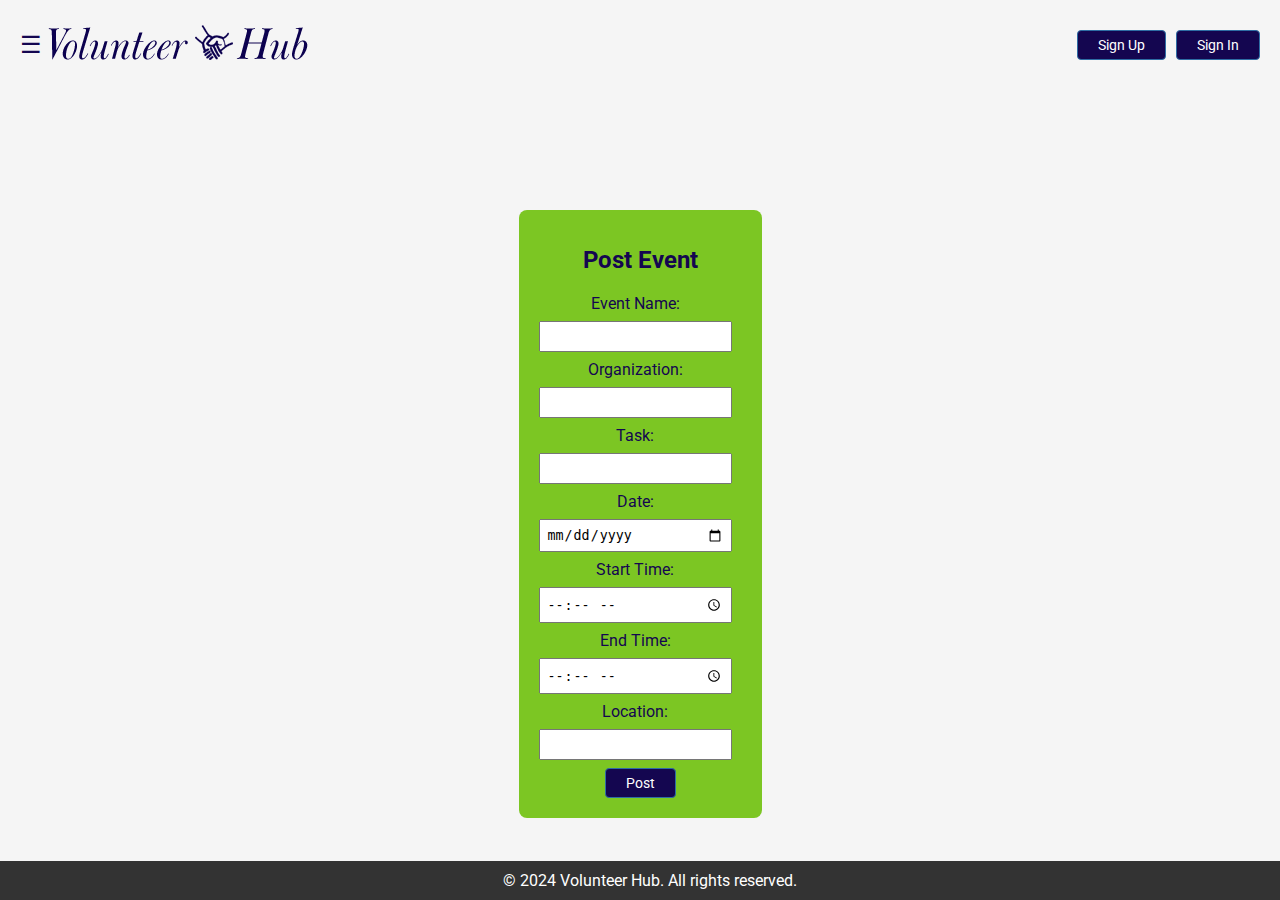
<file: post_event.html>
<!DOCTYPE html>
<html lang="en">

<head>
    <meta charset="UTF-8">
    <meta name="viewport" content="width=device-width, initial-scale=1.0">
    <title>Home | Volunteer Hub</title>
    <link rel="stylesheet" href="https://fonts.googleapis.com/css2?family=Roboto:wght@400;700&display=swap">
    <style>
        body {
            margin: 0;
            padding: 0;
            background: whitesmoke;
            background-size: cover;
            font-family: 'Roboto', Arial, sans-serif;
        }

        .container {
            position: relative;
            width: 100%;
            margin: 0 auto;
            padding: 20px;
            box-sizing: border-box;
            display: flex;
            justify-content: space-between;
            align-items: center;
        }

        .centered-text {
            position: absolute;
            top: 800%;
            left: 50%;
            transform: translate(-50%, -50%);
            text-align: center;
            color: #140650;
            font-size: 40px;
            font-family: 'Roboto', Arial, sans-serif;
        }

        .name-container {
            display: flex;
            justify-content: space-between;
            margin-bottom: 10px;
        }

        .input-wrapper {
            flex: 1;
            margin-right: 10px;
        }

        .input-wrapper label {
            display: block;
        }

        .input-wrapper input {
            width: 100%;
        }

        #header {
            display: flex;
            justify-content: space-between;
            align-items: center;
        }

        #logo-dropdown-container {
            display: flex;
            align-items: center;
        }

        #logo img {
            max-width: 100%;
            height: auto;
            margin-right: 10px; /* Add margin to create space between the logo and the dropdown icon */
        }

        #dropdown-icon {
            cursor: pointer;
            font-size: 24px;
            color: #140650;
        }

        #dropdown-content {
            display: none;
            position: absolute;
            background-color: #f9f9f9;
            min-width: 160px;
            box-shadow: 0 8px 16px 0 rgba(0,0,0,0.2);
            z-index: 1;
        }

        #dropdown:hover #dropdown-content {
            display: block;
        }

        #dropdown-content button {
            display: block;
            width: 100%;
            padding: 10px 12px;
            text-align: left;
            border: none;
            background-color: transparent;
            cursor: pointer;
        }

        #dropdown-content button:hover {
            background-color: #ddd;
        }

        #buttons {
            text-align: right;
        }

        #buttons button {
            margin-left: 6px;
            background-color: #140650;
            color: #FFFFFF;
            border: 1px solid #2E6DA4;
            border-radius: 4px;
            padding: 6px 20px;
            font-family: 'Roboto', Arial, sans-serif;
            font-weight: normal;
            font-size: 14px;
            cursor: pointer;
        }

        .signup-heading {
            text-align: center;
            color: #140650;
            font-size: 24px;
            margin-bottom: 20px; /* Add margin below the heading */
        }

        form {
            text-align: center;
            /*background: rgba(255, 255, 255, 0.2);*/
            background: #7CC623;
            padding: 20px;
            border-radius: 8px;
            max-width: 400px; /* Increase the max-width to allow more space for the form */
            margin: 100px auto 0; /* Add margin to the top to push the form down */
        }

        form label {
            display: block;
            color: #140650;
            margin-bottom: 8px;
        }

        form input {
            width: 100%;
            padding: 6px;
            margin-bottom: 8px;
            box-sizing: border-box;
        }

        form button {
            background-color: #140650;
            color: #FFFFFF;
            border: 1px solid #2E6DA4;
            border-radius: 4px;
            padding: 6px 20px;
            font-family: 'Roboto', Arial, sans-serif;
            font-weight: normal;
            font-size: 14px;
            cursor: pointer;
        }

        @media (max-width: 768px) {
            #buttons {
                text-align: center;
                margin-top: 10px;
            }

            #buttons button {
                margin: 6px;
            }
        }

        footer {
            text-align: center;
            background-color: #333;
            color: #fff;
            padding: 10px;
            position: fixed;
            bottom: 0;
            width: 100%;
        }
    </style>
</head>

<body>

    <div id="header">
        <div class="container">
            <div id="logo-dropdown-container">
                <div id="dropdown">
                    <span id="dropdown-icon">&#9776;</span>
                    <div id="dropdown-content">
                        <a href="./find_volunteer_opportunities.html"><button>Find Volunteer Opportunities</button></a>
                        <a href="./about_us.html"><button>About Us</button></a>
                        <a href="./faq.html"><button>FAQs</button></a>
                        <a href="./contact_us.html"><button>Contact Us</button></a>
                    </div>
                </div>
                <div id="logo">
                    <a href="index.html">
                        <img src="images/logo.png" alt="The Logo">
                    </a>
                </div>
            </div>
            <div id="buttons">
                <a href="./signup.html"><button>Sign Up</button></a>
                <a href="./signin.html"><button>Sign In</button></a>
            </div>
        </div>
    </div>

<div class="container">
    <form>
        <h1 class="signup-heading">Post Event</h1>
    
        <div class="input-wrapper">
            <label for="eventname">Event Name:</label>
            <input type="text" id="eventname" name="eventname" required>
        </div>
    
        <div class="input-wrapper">
            <label for="organization">Organization:</label>
            <input type="text" id="organization" name="organization" required>
        </div>
    
        <div class="input-wrapper">
            <label for="task">Task:</label>
            <input type="text" id="task" name="task" required>
        </div>
    
        <div class="input-wrapper">
            <label for="date">Date:</label>
            <input type="date" id="date" name="date" required>
        </div>
    
        <div class="input-wrapper">
            <label for="starttime">Start Time:</label>
            <input type="time" id="starttime" name="starttime" required>
            <label for="endtime">End Time:</label>
            <input type="time" id="endtime" name="endtime" required>
        </div>
    
        <div class="input-wrapper">
            <label for="location">Location:</label>
            <input type="text" id="location" name="location" required>
        </div>
    
        <button type="submit">Post</button>

    </form>
</div>

    <footer>
        &copy; 2024 Volunteer Hub. All rights reserved.
    </footer>

</body>

</html>
</file>
